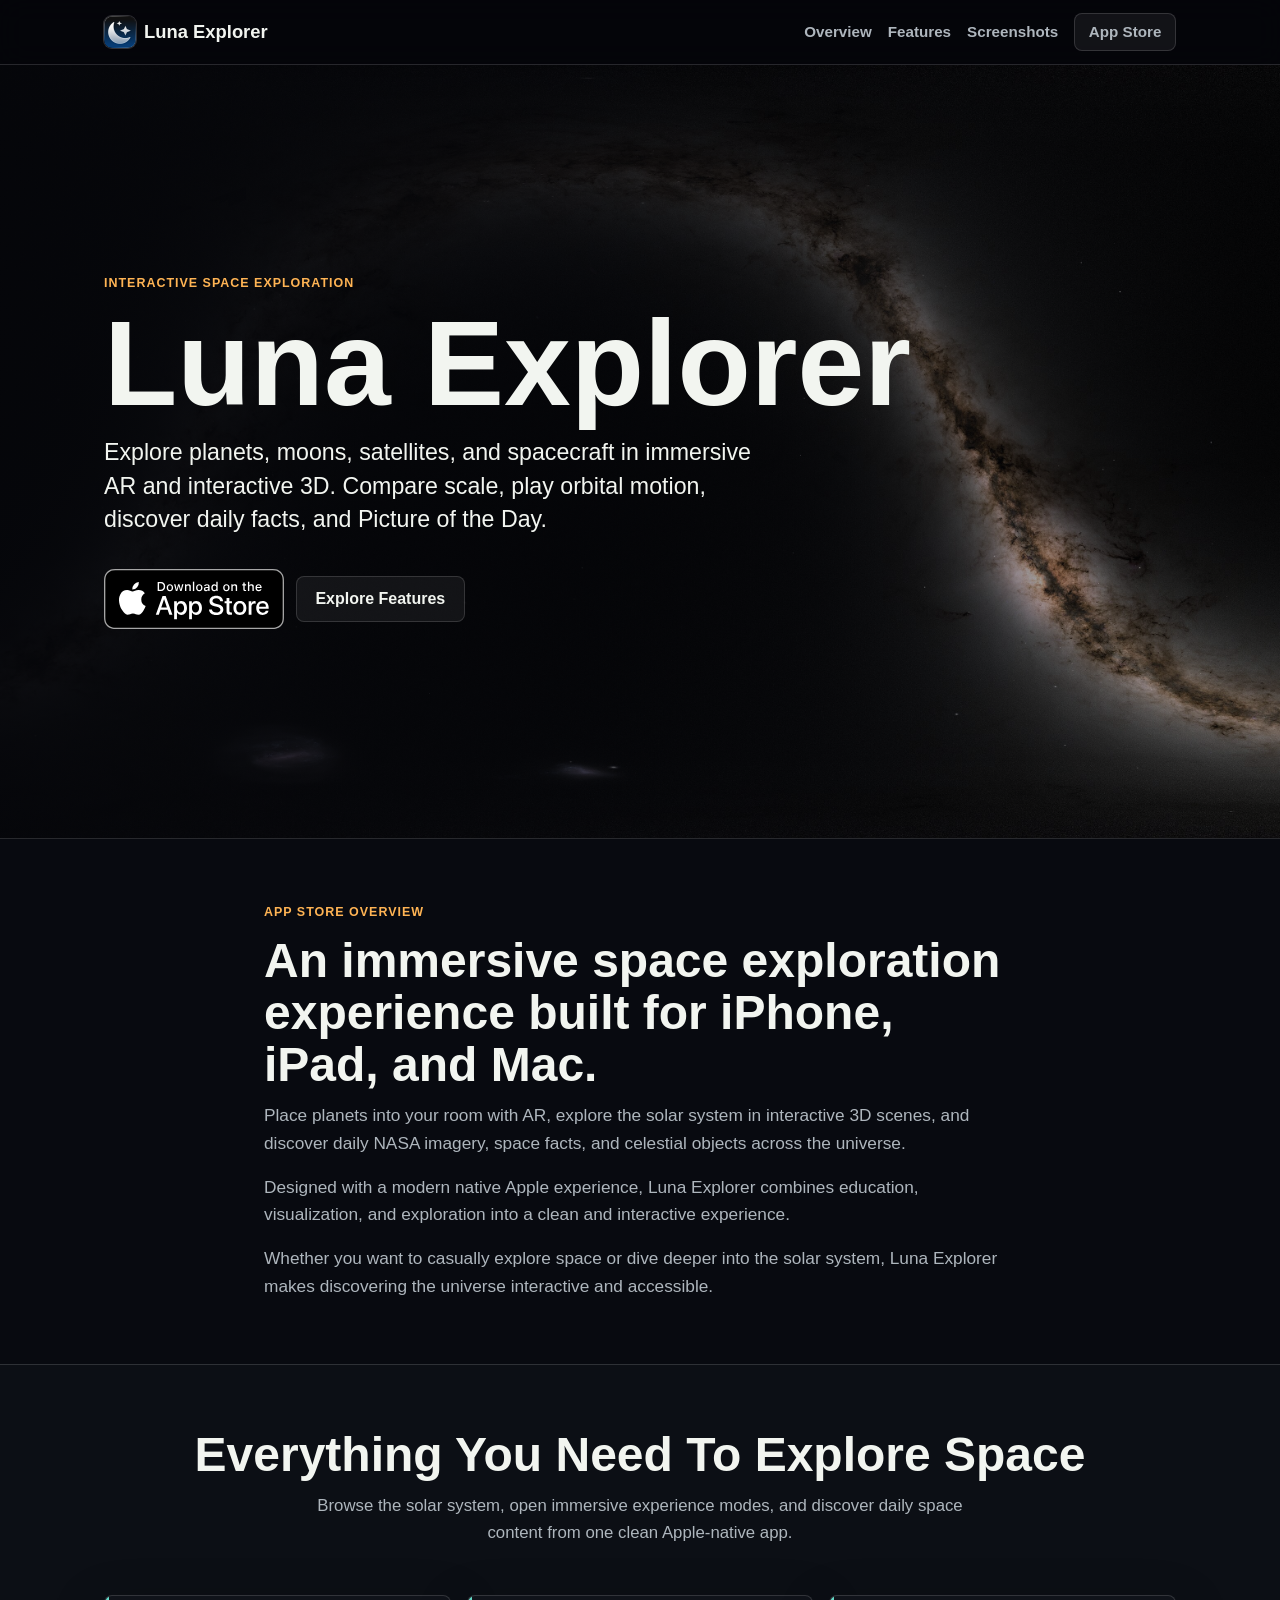
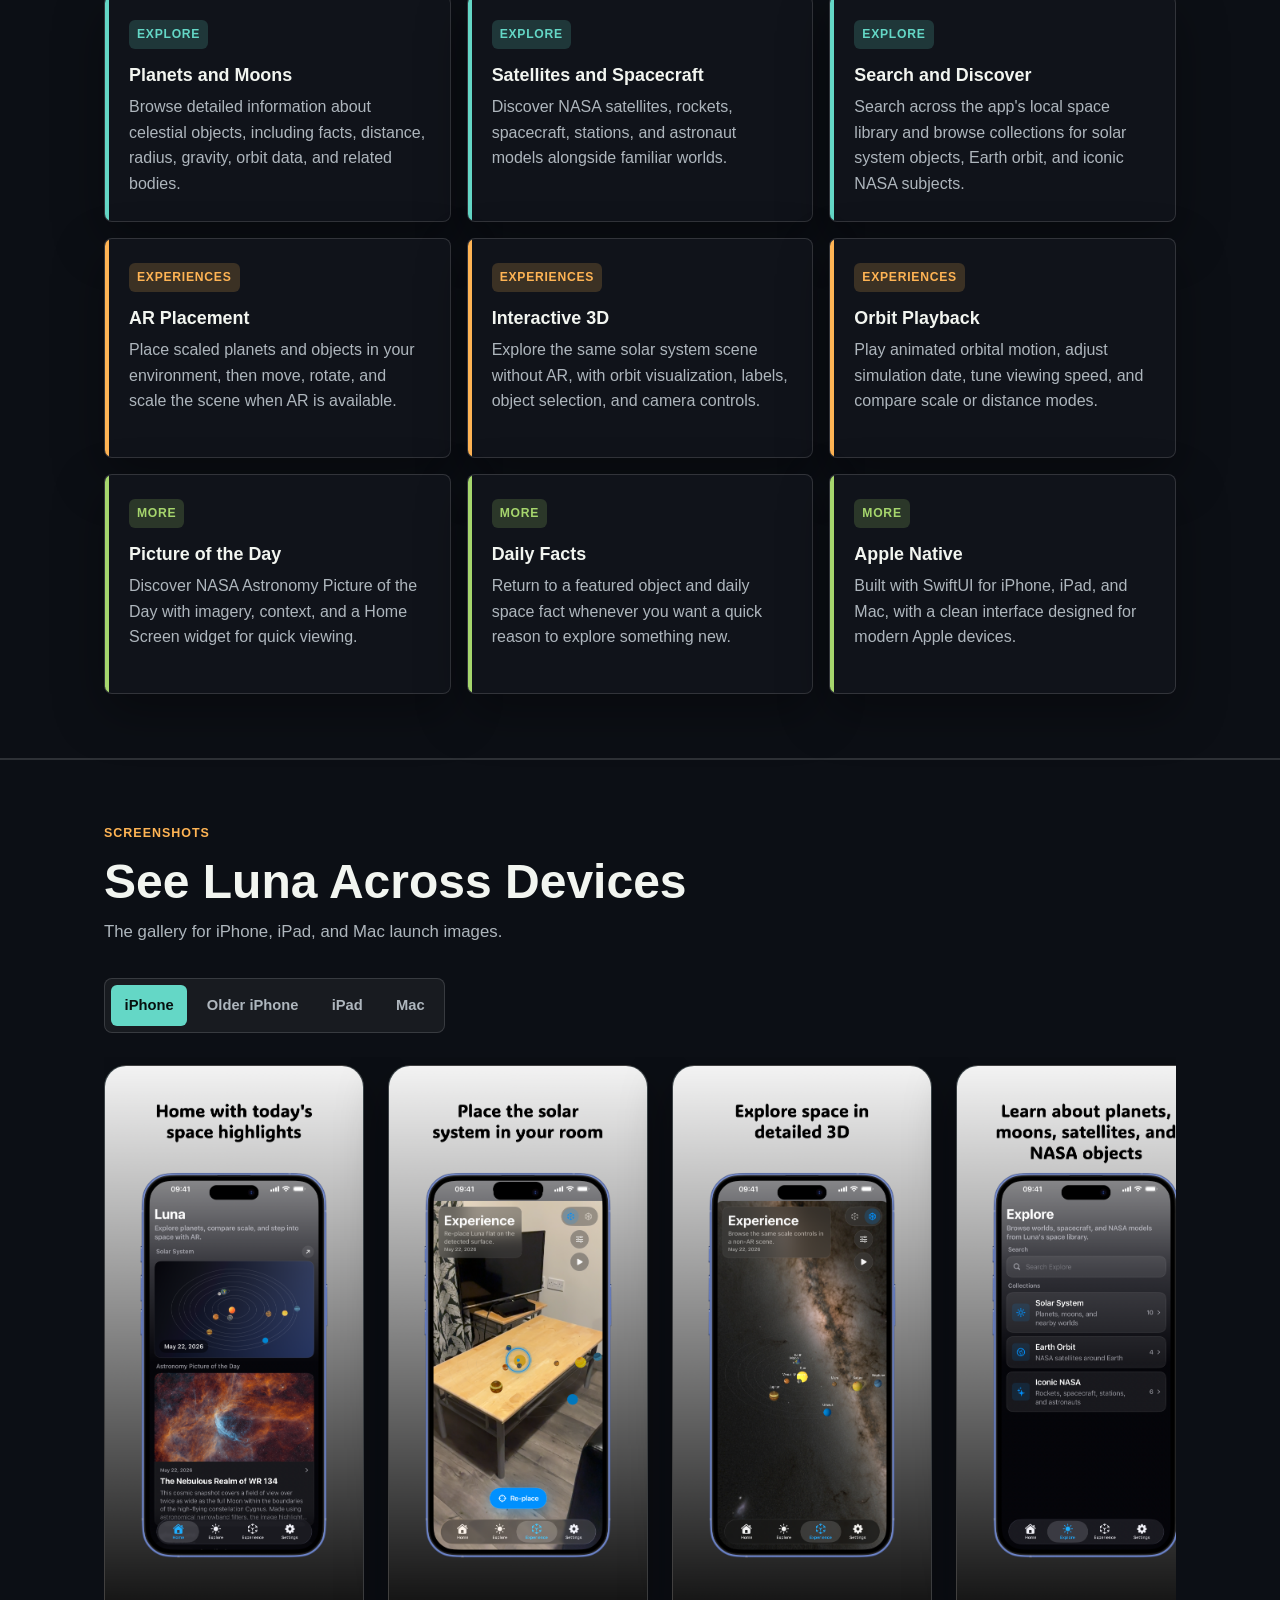
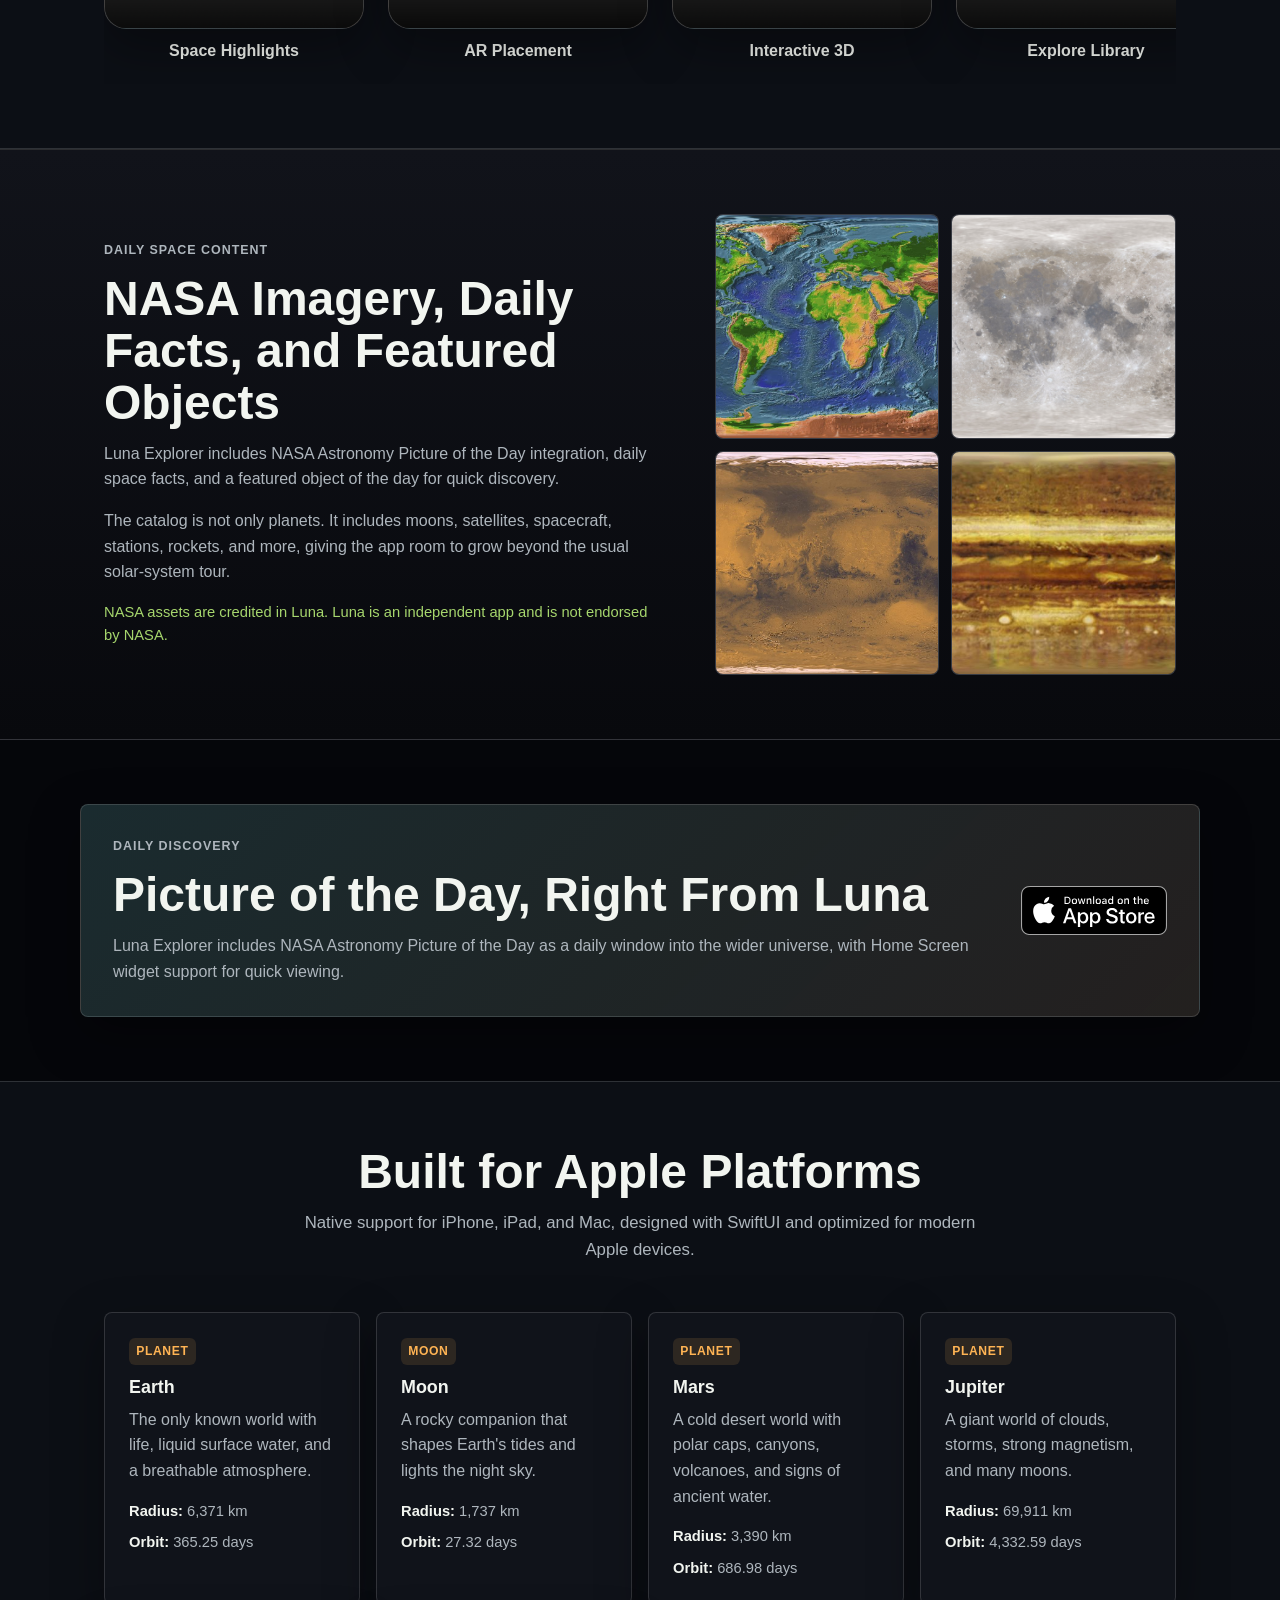
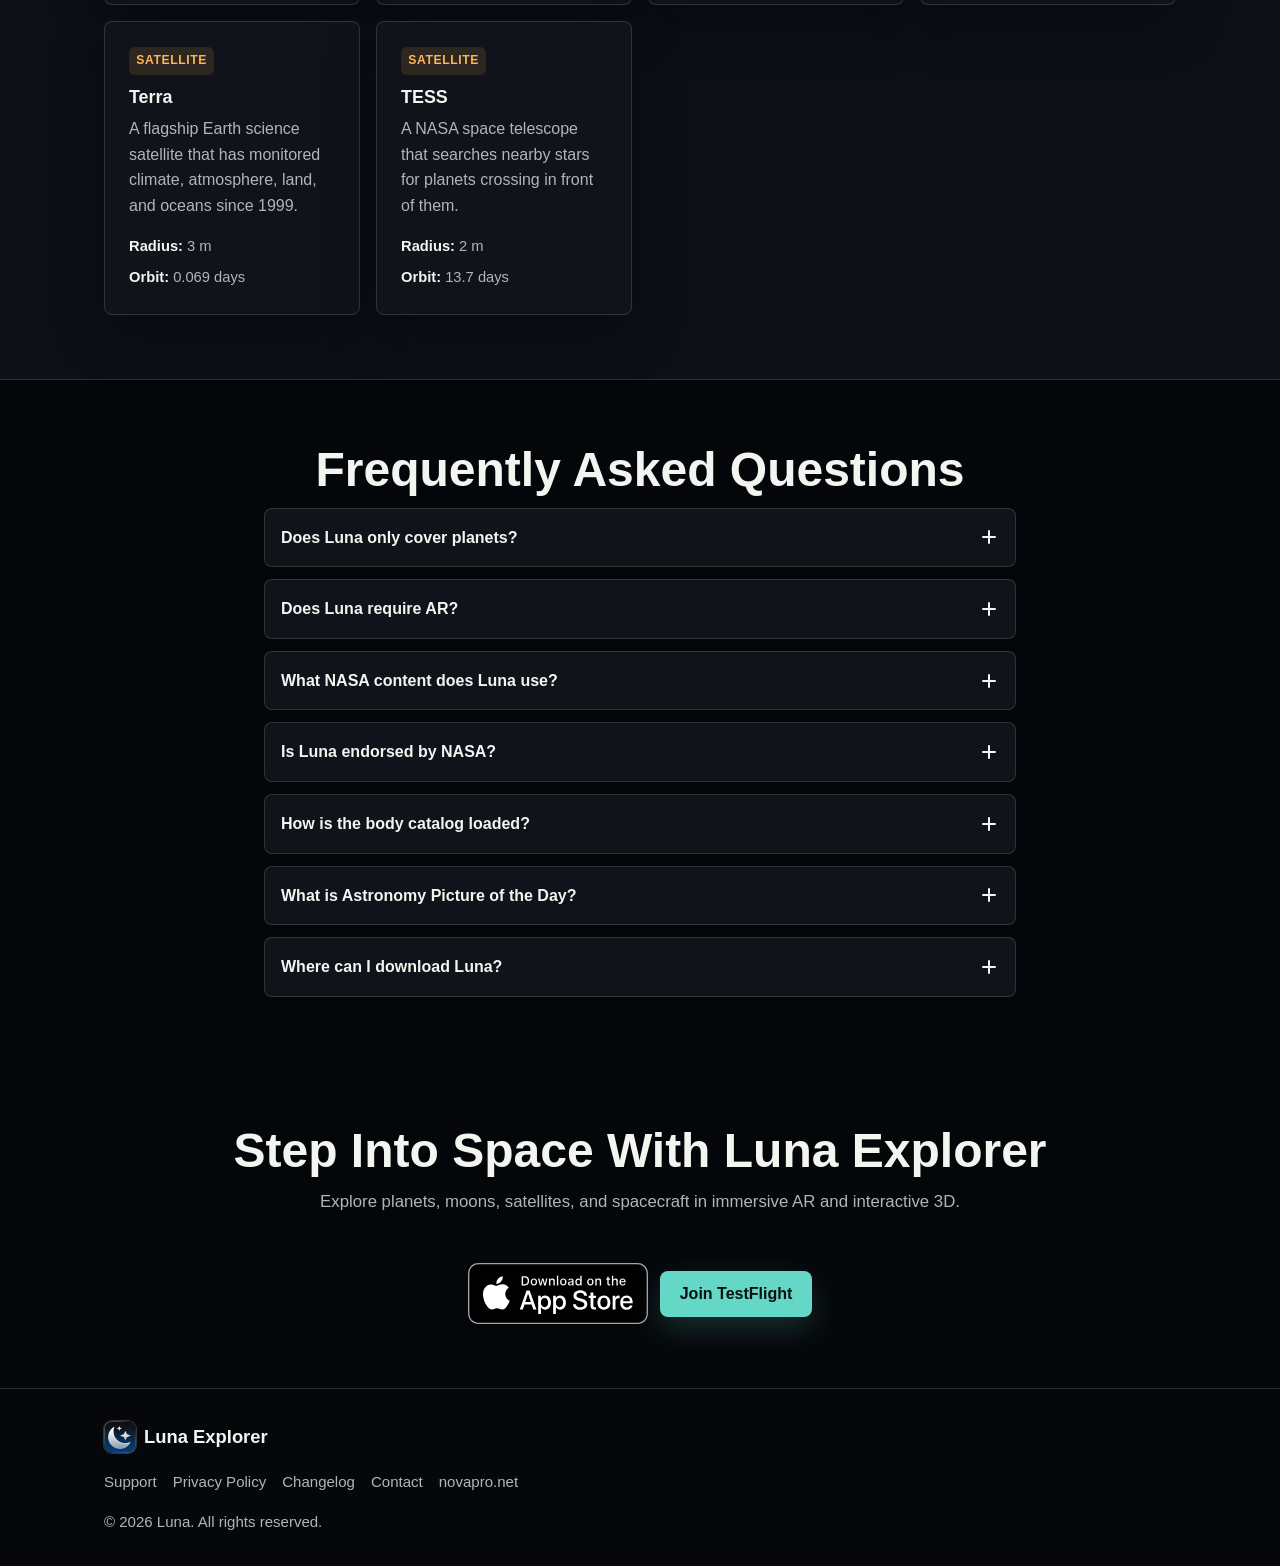
<file: html/index.html>
<!DOCTYPE html>
<html lang="en">
<head>
  <meta charset="UTF-8" />
  <meta name="viewport" content="width=device-width, initial-scale=1.0, viewport-fit=cover" />
  <title>Luna Explorer</title>
  <meta name="description" content="Luna Explorer is an immersive space exploration app for iPhone, iPad, and Mac. Explore planets, moons, satellites, spacecraft, NASA imagery, daily facts, AR, and interactive 3D." />
  <meta name="theme-color" content="#05060a" />
  <meta name="author" content="Daniel Kravec" />
  <meta name="keywords" content="Luna Explorer, astronomy app, AR space app, planets, moons, satellites, spacecraft, NASA imagery, Astronomy Picture of the Day, solar system, 3D space app" />
  <link rel="canonical" href="https://luna.novapro.net/" />
  <link rel="icon" type="image/png" href="assets/img/app-icon.png" />
  <link rel="apple-touch-icon" href="assets/img/app-icon.png" />
  <link rel="preload" as="style" href="assets/styles.css" />
  <link rel="preload" as="image" href="assets/img/milkyway.jpg" />
  <link rel="preload" as="script" href="assets/main.js" />
  <meta property="og:type" content="website" />
  <meta property="og:title" content="Luna Explorer - Interactive Space Exploration" />
  <meta property="og:description" content="Explore planets, moons, satellites, and spacecraft in immersive AR and interactive 3D with NASA imagery, daily facts, and orbit playback." />
  <meta property="og:image" content="https://luna.novapro.net/assets/img/app-icon.png" />
  <meta property="og:url" content="https://luna.novapro.net/" />
  <meta property="og:site_name" content="Luna Explorer" />
  <meta name="twitter:card" content="summary_large_image" />
  <meta name="twitter:title" content="Luna Explorer - Interactive Space Exploration" />
  <meta name="twitter:description" content="Planets, moons, satellites, spacecraft, APOD, daily facts, AR, and interactive 3D in one educational space app." />
  <meta name="twitter:image" content="https://luna.novapro.net/assets/img/app-icon.png" />
  <script type="application/ld+json">
  {
    "@context": "https://schema.org",
    "@type": "SoftwareApplication",
    "name": "Luna Explorer",
    "description": "An immersive space exploration app for iPhone, iPad, and Mac. Explore planets, moons, satellites, spacecraft, NASA imagery, daily facts, AR, and interactive 3D.",
    "applicationCategory": "EducationApplication",
    "operatingSystem": "iOS, iPadOS, macOS",
    "offers": {
      "@type": "Offer",
      "url": "https://apps.apple.com/us/app/luna-explorer/id6769616130",
      "priceCurrency": "USD",
      "price": "0"
    },
    "author": {
      "@type": "Organization",
      "name": "Nova Productions",
      "url": "https://novapro.net"
    }
  }
  </script>
  <link rel="stylesheet" href="assets/styles.css" />
  <script src="https://swetrix.org/swetrix.js" defer></script>
  <noscript>
    <img src="https://analytics.novapro.net/backend/log/noscript?pid=LSZ6ytCGblVs" alt="" referrerpolicy="no-referrer-when-downgrade" />
  </noscript>
</head>
<body>
  <a class="skip-link" href="#main">Skip to content</a>

  <header class="site-header" role="banner">
    <div class="container site-header__inner">
      <a href="/" class="site-logo" aria-label="Luna home">
        <img src="assets/img/app-icon.png" alt="" class="site-logo__icon" width="32" height="32" />
        <span>Luna Explorer</span>
      </a>
      <nav aria-label="Primary">
        <ul id="nav-links" class="nav-links"></ul>
      </nav>
    </div>
  </header>

  <main id="main">
    <section class="hero" aria-labelledby="hero-heading">
      <div class="hero__media" aria-hidden="true"></div>
      <div class="container hero__content">
        <p class="eyebrow">Interactive Space Exploration</p>
        <h1 id="hero-heading">Luna Explorer</h1>
        <p class="hero__sub">Explore planets, moons, satellites, and spacecraft in immersive AR and interactive 3D. Compare scale, play orbital motion, discover daily facts, and Picture of the Day.</p>
        <div class="hero__ctas">
          <a href="https://apps.apple.com/us/app/luna-explorer/id6769616130" class="store-badge" target="_blank" rel="noopener" aria-label="Install Luna Explorer from the App Store">
            <img src="assets/img/Download_on_the_App_Store_Badge_US-UK_RGB_blk_092917.svg" alt="Download on the App Store" class="store-badge__image" width="180" height="60" />
          </a>
          <a href="#overview" class="btn btn--secondary">Explore Features</a>
        </div>
      </div>
    </section>

    <section id="overview" class="section listing-section" aria-labelledby="overview-heading">
      <div class="container narrow">
        <p class="eyebrow">App Store overview</p>
        <h2 id="overview-heading" class="section__heading align-left">An immersive space exploration experience built for iPhone, iPad, and Mac.</h2>
        <div class="listing-copy">
          <p>Place planets into your room with AR, explore the solar system in interactive 3D scenes, and discover daily NASA imagery, space facts, and celestial objects across the universe.</p>
          <p>Designed with a modern native Apple experience, Luna Explorer combines education, visualization, and exploration into a clean and interactive experience.</p>
          <p>Whether you want to casually explore space or dive deeper into the solar system, Luna Explorer makes discovering the universe interactive and accessible.</p>
        </div>
      </div>
    </section>

    <section id="features" class="section section--alt" aria-labelledby="features-heading">
      <div class="container">
        <h2 id="features-heading" class="section__heading">Everything You Need To Explore Space</h2>
        <p class="section__sub">Browse the solar system, open immersive experience modes, and discover daily space content from one clean Apple-native app.</p>
        <div class="features__grid">
          <article class="feature-card feature-card--explore">
            <span class="feature-card__type">Explore</span>
            <h3>Planets and Moons</h3>
            <p>Browse detailed information about celestial objects, including facts, distance, radius, gravity, orbit data, and related bodies.</p>
          </article>
          <article class="feature-card feature-card--explore">
            <span class="feature-card__type">Explore</span>
            <h3>Satellites and Spacecraft</h3>
            <p>Discover NASA satellites, rockets, spacecraft, stations, and astronaut models alongside familiar worlds.</p>
          </article>
          <article class="feature-card feature-card--explore">
            <span class="feature-card__type">Explore</span>
            <h3>Search and Discover</h3>
            <p>Search across the app's local space library and browse collections for solar system objects, Earth orbit, and iconic NASA subjects.</p>
          </article>
          <article class="feature-card feature-card--experience">
            <span class="feature-card__type">Experiences</span>
            <h3>AR Placement</h3>
            <p>Place scaled planets and objects in your environment, then move, rotate, and scale the scene when AR is available.</p>
          </article>
          <article class="feature-card feature-card--experience">
            <span class="feature-card__type">Experiences</span>
            <h3>Interactive 3D</h3>
            <p>Explore the same solar system scene without AR, with orbit visualization, labels, object selection, and camera controls.</p>
          </article>
          <article class="feature-card feature-card--experience">
            <span class="feature-card__type">Experiences</span>
            <h3>Orbit Playback</h3>
            <p>Play animated orbital motion, adjust simulation date, tune viewing speed, and compare scale or distance modes.</p>
          </article>
          <article class="feature-card feature-card--more">
            <span class="feature-card__type">More</span>
            <h3>Picture of the Day</h3>
            <p>Discover NASA Astronomy Picture of the Day with imagery, context, and a Home Screen widget for quick viewing.</p>
          </article>
          <article class="feature-card feature-card--more">
            <span class="feature-card__type">More</span>
            <h3>Daily Facts</h3>
            <p>Return to a featured object and daily space fact whenever you want a quick reason to explore something new.</p>
          </article>
          <article class="feature-card feature-card--more">
            <span class="feature-card__type">More</span>
            <h3>Apple Native</h3>
            <p>Built with SwiftUI for iPhone, iPad, and Mac, with a clean interface designed for modern Apple devices.</p>
          </article>
        </div>
      </div>
    </section>

    <section id="screenshots" class="section section--alt screenshots-section" aria-labelledby="screenshots-heading">
      <div class="container">
        <div class="section-topline">
          <div>
            <p class="eyebrow">Screenshots</p>
            <h2 id="screenshots-heading" class="section__heading align-left">See Luna Across Devices</h2>
            <p class="section__sub align-left">The gallery for iPhone, iPad, and Mac launch images.</p>
          </div>
        </div>

        <div id="screenshots-panel" class="screenshots-panel">
          <div class="screenshot-tabs" role="tablist" aria-label="Screenshot device">
            <button class="screenshot-tab" type="button" role="tab" aria-selected="true" data-screenshot-tab="iphone">iPhone</button>
            <button class="screenshot-tab" type="button" role="tab" aria-selected="false" data-screenshot-tab="iphone8plus">Older iPhone</button>
            <button class="screenshot-tab" type="button" role="tab" aria-selected="false" data-screenshot-tab="ipad">iPad</button>
            <button class="screenshot-tab" type="button" role="tab" aria-selected="false" data-screenshot-tab="mac">Mac</button>
          </div>

          <div id="screenshot-gallery" class="screenshot-gallery" aria-live="polite" tabindex="0"></div>
        </div>
      </div>
    </section>

    <section id="nasa" class="section section--visual" aria-labelledby="nasa-heading">
      <div class="container visual-split">
        <div class="visual-split__copy">
          <p class="eyebrow">Daily space content</p>
          <h2 id="nasa-heading" class="section__heading align-left">NASA Imagery, Daily Facts, and Featured Objects</h2>
          <p>Luna Explorer includes NASA Astronomy Picture of the Day integration, daily space facts, and a featured object of the day for quick discovery.</p>
          <p>The catalog is not only planets. It includes moons, satellites, spacecraft, stations, rockets, and more, giving the app room to grow beyond the usual solar-system tour.</p>
          <p class="fine-print">NASA assets are credited in Luna. Luna is an independent app and is not endorsed by NASA.</p>
        </div>
        <div class="texture-grid" aria-label="Examples of Luna body textures">
          <img src="assets/img/bodies/earth.jpg" alt="Earth texture used by Luna" loading="lazy" />
          <img src="assets/img/bodies/moon.jpg" alt="Moon texture used by Luna" loading="lazy" />
          <img src="assets/img/bodies/mars.jpg" alt="Mars texture used by Luna" loading="lazy" />
          <img src="assets/img/bodies/jupiter.jpg" alt="Jupiter texture used by Luna" loading="lazy" />
        </div>
      </div>
    </section>

    <section id="apod" class="section" aria-labelledby="apod-heading">
      <div class="container apod-panel">
        <div>
          <p class="eyebrow">Daily discovery</p>
          <h2 id="apod-heading" class="section__heading align-left">Picture of the Day, Right From Luna</h2>
          <p>Luna Explorer includes NASA Astronomy Picture of the Day as a daily window into the wider universe, with Home Screen widget support for quick viewing.</p>
        </div>
        <a href="https://apps.apple.com/us/app/luna-explorer/id6769616130" class="store-badge" target="_blank" rel="noopener" aria-label="Install Luna Explorer from the App Store">
          <img src="assets/img/Download_on_the_App_Store_Badge_US-UK_RGB_blk_092917.svg" alt="Download on the App Store" class="store-badge__image" width="180" height="60" />
        </a>
      </div>
    </section>

    <section id="bodies" class="section section--alt" aria-labelledby="bodies-heading">
      <div class="container">
        <h2 id="bodies-heading" class="section__heading">Built for Apple Platforms</h2>
        <p class="section__sub">Native support for iPhone, iPad, and Mac, designed with SwiftUI and optimized for modern Apple devices.</p>
        <div id="body-highlights" class="body-grid" aria-live="polite"></div>
      </div>
    </section>

    <section id="faq" class="section" aria-labelledby="faq-heading">
      <div class="container narrow">
        <h2 id="faq-heading" class="section__heading">Frequently Asked Questions</h2>
        <div id="faq-list" class="faq__list"></div>
      </div>
    </section>

    <section class="section cta" aria-labelledby="cta-heading">
      <div class="container">
        <h2 id="cta-heading" class="section__heading">Step Into Space With Luna Explorer</h2>
        <p class="section__sub">Explore planets, moons, satellites, and spacecraft in immersive AR and interactive 3D.</p>
        <div class="cta__actions">
          <a href="https://apps.apple.com/us/app/luna-explorer/id6769616130" class="store-badge" target="_blank" rel="noopener" aria-label="Install Luna Explorer from the App Store">
            <img src="assets/img/Download_on_the_App_Store_Badge_US-UK_RGB_blk_092917.svg" alt="Download on the App Store" class="store-badge__image" width="180" height="60" />
          </a>
          <a href="https://testflight.apple.com/join/estR1gfD" class="btn btn--primary" target="_blank" rel="noopener">Join TestFlight</a>
        </div>
      </div>
    </section>
  </main>

  <footer class="site-footer" role="contentinfo">
    <div class="container site-footer__inner">
      <span class="site-logo">
        <img src="assets/img/app-icon.png" alt="" class="site-logo__icon" width="32" height="32" />
        <span>Luna Explorer</span>
      </span>
      <ul id="footer-links" class="footer__links"></ul>
      <p id="footer-copy" class="footer__copy"></p>
    </div>
  </footer>

  <script src="assets/main.js"></script>
</body>
</html>
</file>
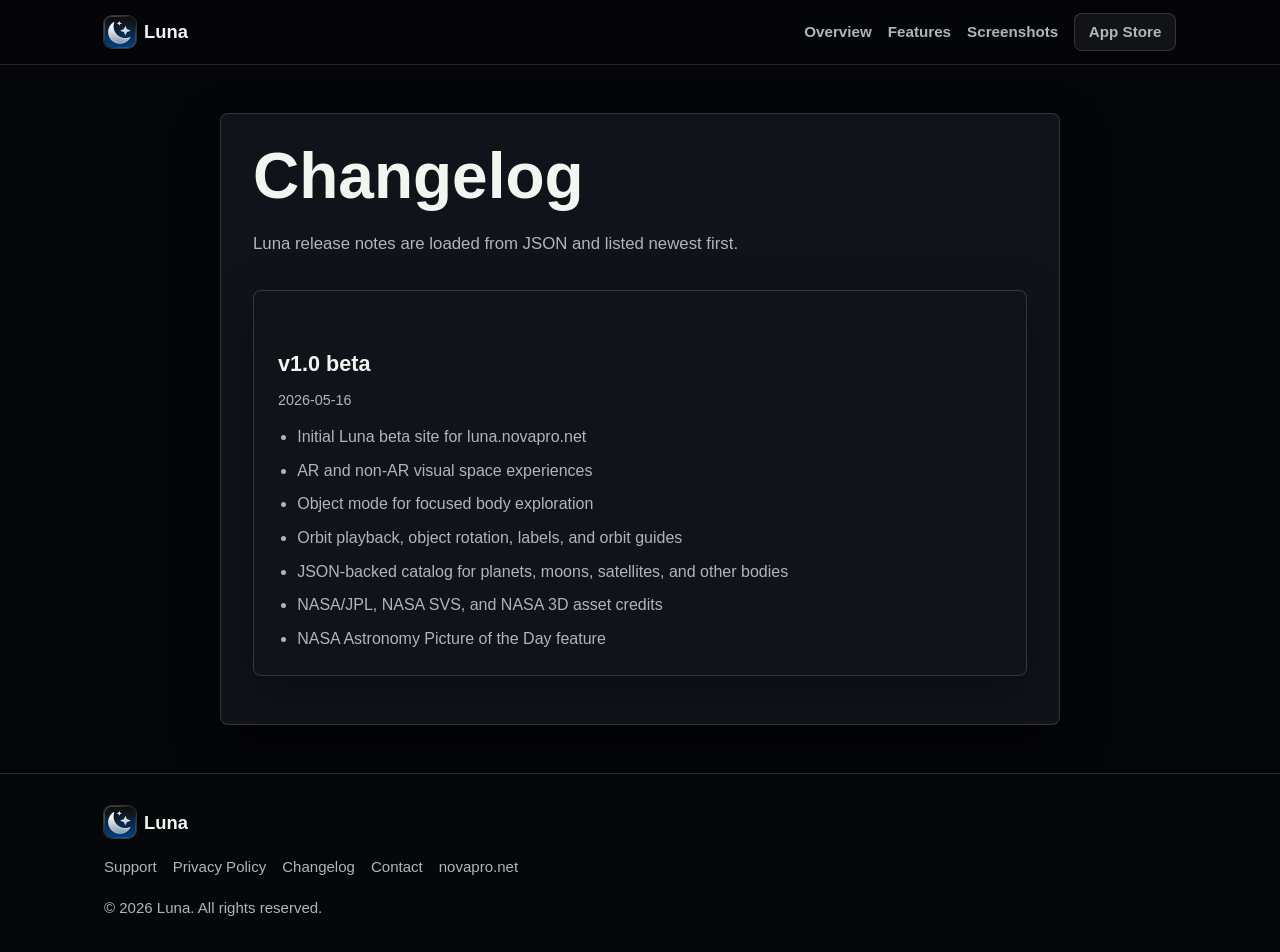
<file: html/changelog/index.html>
<!DOCTYPE html>
<html lang="en">
<head>
  <meta charset="UTF-8" />
  <meta name="viewport" content="width=device-width, initial-scale=1.0" />
  <title>Changelog - Luna</title>
  <meta name="description" content="Release notes and version history for Luna." />
  <meta name="theme-color" content="#05060a" />
  <link rel="canonical" href="https://luna.novapro.net/changelog/" />
  <link rel="icon" type="image/png" href="../assets/img/app-icon.png" />
  <link rel="apple-touch-icon" href="../assets/img/app-icon.png" />
  <link rel="stylesheet" href="../assets/styles.css" />
  <script src="https://swetrix.org/swetrix.js" defer></script>
  <noscript>
    <img src="https://analytics.novapro.net/backend/log/noscript?pid=LSZ6ytCGblVs" alt="" referrerpolicy="no-referrer-when-downgrade" />
  </noscript>
</head>
<body>
  <a class="skip-link" href="#main">Skip to content</a>
  <header class="site-header" role="banner">
    <div class="container site-header__inner">
      <a href="/" class="site-logo" aria-label="Luna home">
        <img src="../assets/img/app-icon.png" alt="" class="site-logo__icon" width="32" height="32" />
        <span>Luna</span>
      </a>
      <nav aria-label="Primary"><ul id="nav-links" class="nav-links"></ul></nav>
    </div>
  </header>
  <main id="main">
    <div class="container prose">
      <h1>Changelog</h1>
      <p class="lead">Luna release notes are loaded from JSON and listed newest first.</p>
      <div id="changelog-list"></div>
    </div>
  </main>
  <footer class="site-footer" role="contentinfo">
    <div class="container site-footer__inner">
      <span class="site-logo">
        <img src="../assets/img/app-icon.png" alt="" class="site-logo__icon" width="32" height="32" />
        <span>Luna</span>
      </span>
      <ul id="footer-links" class="footer__links"></ul>
      <p id="footer-copy" class="footer__copy"></p>
    </div>
  </footer>
  <script src="../assets/main.js"></script>
</body>
</html>
</file>
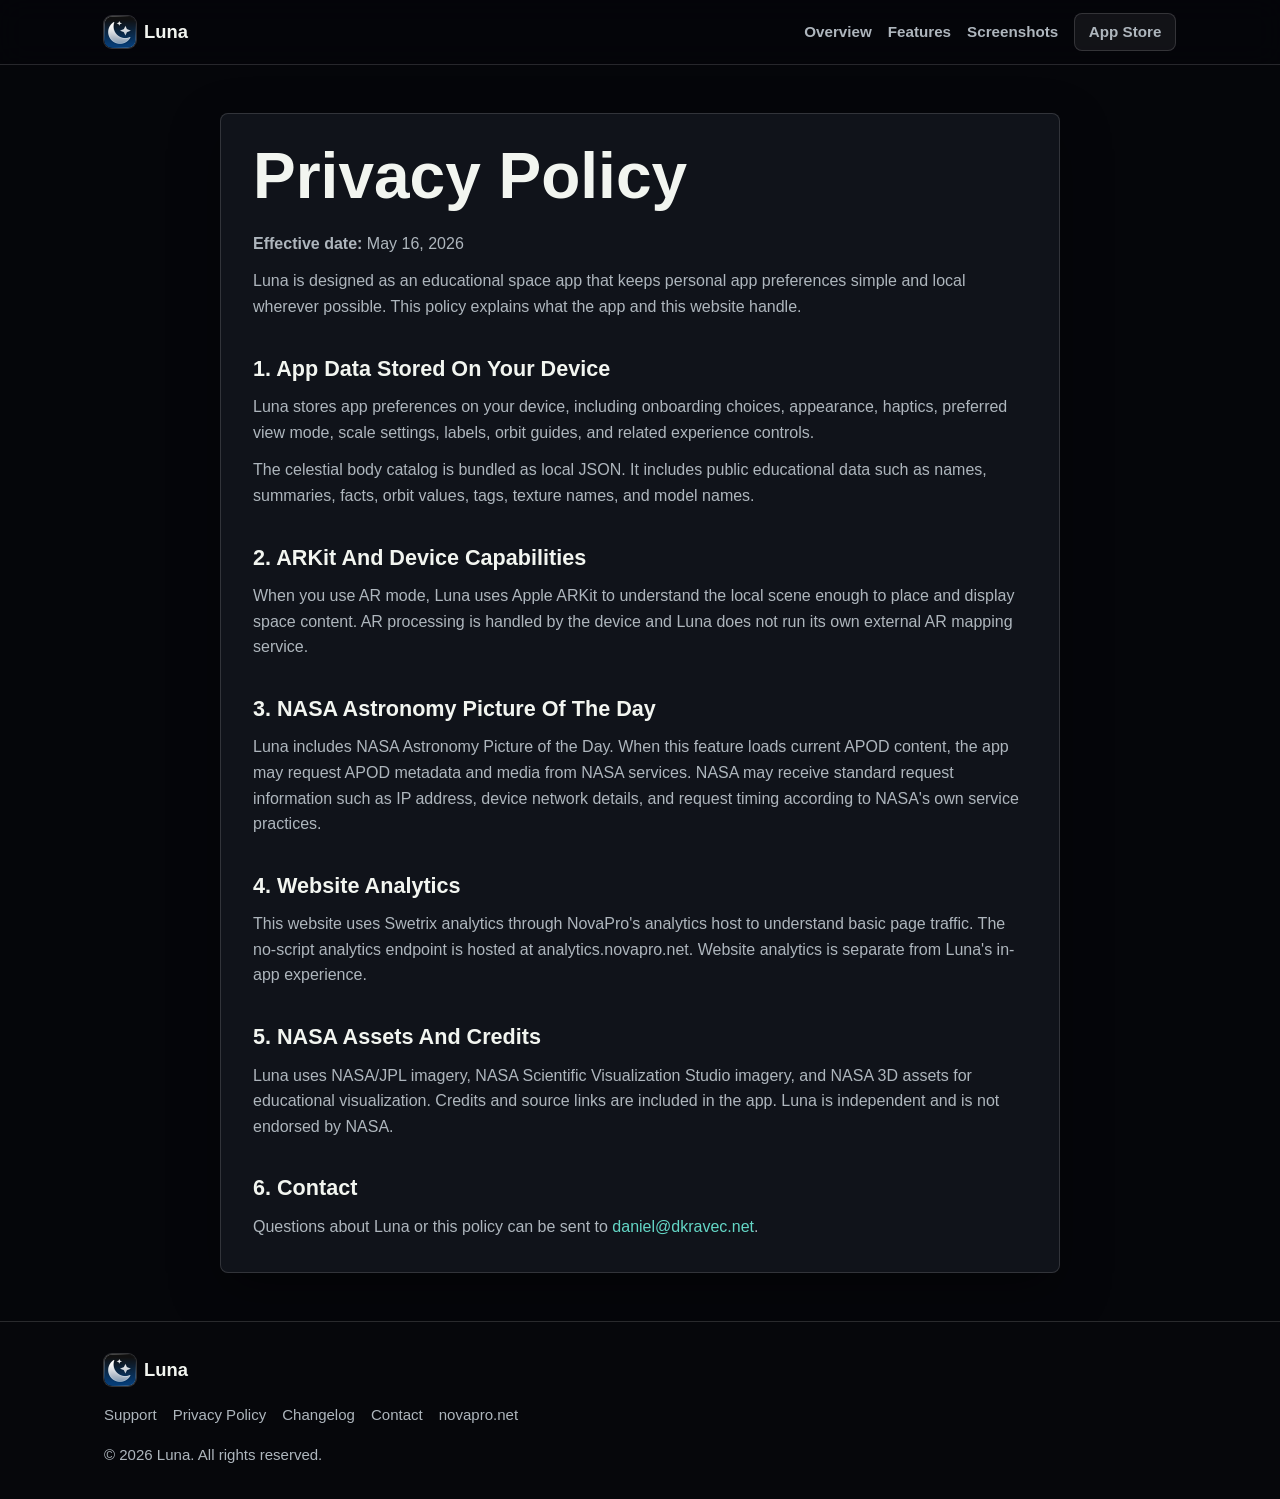
<file: html/privacy/index.html>
<!DOCTYPE html>
<html lang="en">
<head>
  <meta charset="UTF-8" />
  <meta name="viewport" content="width=device-width, initial-scale=1.0" />
  <title>Privacy Policy - Luna</title>
  <meta name="description" content="Privacy Policy for Luna and the luna.novapro.net website." />
  <meta name="theme-color" content="#05060a" />
  <link rel="canonical" href="https://luna.novapro.net/privacy/" />
  <link rel="icon" type="image/png" href="../assets/img/app-icon.png" />
  <link rel="apple-touch-icon" href="../assets/img/app-icon.png" />
  <link rel="stylesheet" href="../assets/styles.css" />
  <script src="https://swetrix.org/swetrix.js" defer></script>
  <noscript>
    <img src="https://analytics.novapro.net/backend/log/noscript?pid=LSZ6ytCGblVs" alt="" referrerpolicy="no-referrer-when-downgrade" />
  </noscript>
</head>
<body>
  <a class="skip-link" href="#main">Skip to content</a>
  <header class="site-header" role="banner">
    <div class="container site-header__inner">
      <a href="/" class="site-logo" aria-label="Luna home">
        <img src="../assets/img/app-icon.png" alt="" class="site-logo__icon" width="32" height="32" />
        <span>Luna</span>
      </a>
      <nav aria-label="Primary"><ul id="nav-links" class="nav-links"></ul></nav>
    </div>
  </header>
  <main id="main">
    <div class="container prose">
      <h1>Privacy Policy</h1>
      <p><strong>Effective date:</strong> May 16, 2026</p>
      <p>Luna is designed as an educational space app that keeps personal app preferences simple and local wherever possible. This policy explains what the app and this website handle.</p>

      <h2>1. App Data Stored On Your Device</h2>
      <p>Luna stores app preferences on your device, including onboarding choices, appearance, haptics, preferred view mode, scale settings, labels, orbit guides, and related experience controls.</p>
      <p>The celestial body catalog is bundled as local JSON. It includes public educational data such as names, summaries, facts, orbit values, tags, texture names, and model names.</p>

      <h2>2. ARKit And Device Capabilities</h2>
      <p>When you use AR mode, Luna uses Apple ARKit to understand the local scene enough to place and display space content. AR processing is handled by the device and Luna does not run its own external AR mapping service.</p>

      <h2>3. NASA Astronomy Picture Of The Day</h2>
      <p>Luna includes NASA Astronomy Picture of the Day. When this feature loads current APOD content, the app may request APOD metadata and media from NASA services. NASA may receive standard request information such as IP address, device network details, and request timing according to NASA's own service practices.</p>

      <h2>4. Website Analytics</h2>
      <p>This website uses Swetrix analytics through NovaPro's analytics host to understand basic page traffic. The no-script analytics endpoint is hosted at analytics.novapro.net. Website analytics is separate from Luna's in-app experience.</p>

      <h2>5. NASA Assets And Credits</h2>
      <p>Luna uses NASA/JPL imagery, NASA Scientific Visualization Studio imagery, and NASA 3D assets for educational visualization. Credits and source links are included in the app. Luna is independent and is not endorsed by NASA.</p>

      <h2>6. Contact</h2>
      <p>Questions about Luna or this policy can be sent to <a href="mailto:daniel@dkravec.net">daniel@dkravec.net</a>.</p>
    </div>
  </main>
  <footer class="site-footer" role="contentinfo">
    <div class="container site-footer__inner">
      <span class="site-logo">
        <img src="../assets/img/app-icon.png" alt="" class="site-logo__icon" width="32" height="32" />
        <span>Luna</span>
      </span>
      <ul id="footer-links" class="footer__links"></ul>
      <p id="footer-copy" class="footer__copy"></p>
    </div>
  </footer>
  <script src="../assets/main.js"></script>
</body>
</html>
</file>
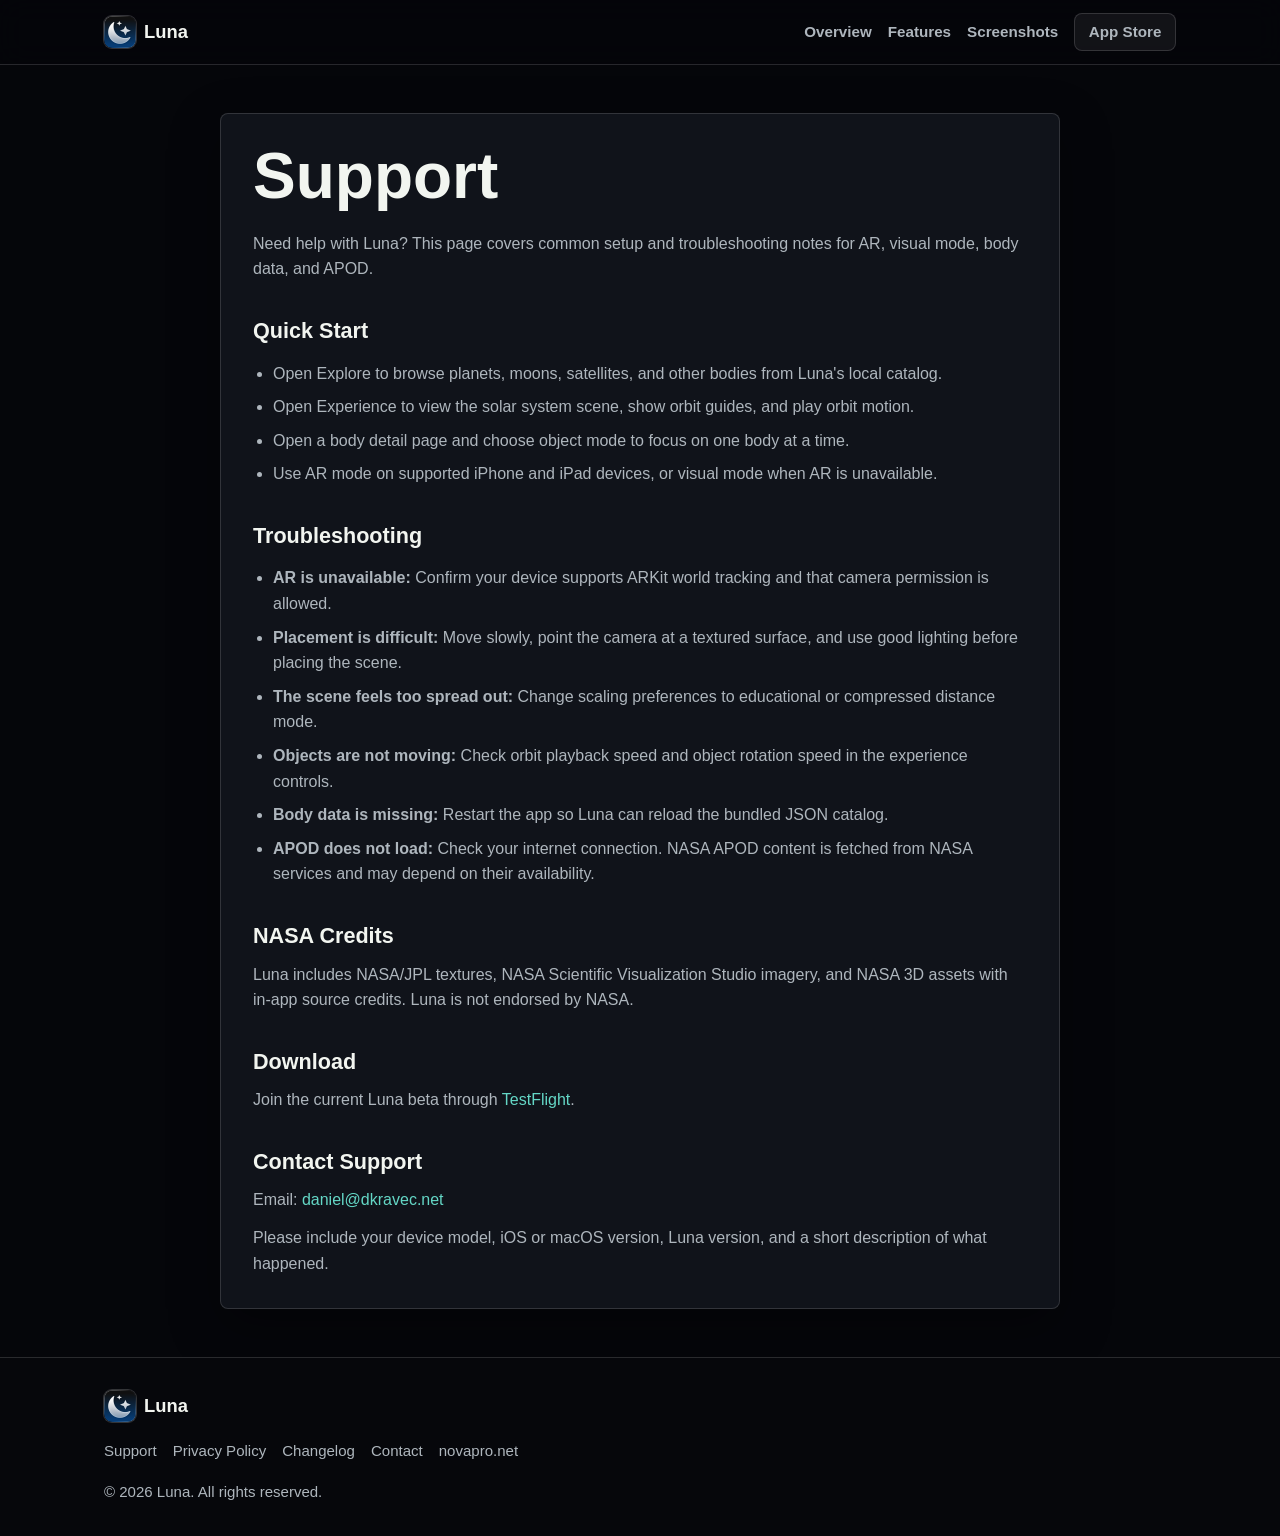
<file: html/support/index.html>
<!DOCTYPE html>
<html lang="en">
<head>
  <meta charset="UTF-8" />
  <meta name="viewport" content="width=device-width, initial-scale=1.0" />
  <title>Support - Luna</title>
  <meta name="description" content="Support, troubleshooting, and contact information for Luna." />
  <meta name="theme-color" content="#05060a" />
  <link rel="canonical" href="https://luna.novapro.net/support/" />
  <link rel="icon" type="image/png" href="../assets/img/app-icon.png" />
  <link rel="apple-touch-icon" href="../assets/img/app-icon.png" />
  <link rel="stylesheet" href="../assets/styles.css" />
  <script src="https://swetrix.org/swetrix.js" defer></script>
  <noscript>
    <img src="https://analytics.novapro.net/backend/log/noscript?pid=LSZ6ytCGblVs" alt="" referrerpolicy="no-referrer-when-downgrade" />
  </noscript>
</head>
<body>
  <a class="skip-link" href="#main">Skip to content</a>
  <header class="site-header" role="banner">
    <div class="container site-header__inner">
      <a href="/" class="site-logo" aria-label="Luna home">
        <img src="../assets/img/app-icon.png" alt="" class="site-logo__icon" width="32" height="32" />
        <span>Luna</span>
      </a>
      <nav aria-label="Primary"><ul id="nav-links" class="nav-links"></ul></nav>
    </div>
  </header>
  <main id="main">
    <div class="container prose">
      <h1>Support</h1>
      <p>Need help with Luna? This page covers common setup and troubleshooting notes for AR, visual mode, body data, and APOD.</p>

      <h2>Quick Start</h2>
      <ul>
        <li>Open Explore to browse planets, moons, satellites, and other bodies from Luna's local catalog.</li>
        <li>Open Experience to view the solar system scene, show orbit guides, and play orbit motion.</li>
        <li>Open a body detail page and choose object mode to focus on one body at a time.</li>
        <li>Use AR mode on supported iPhone and iPad devices, or visual mode when AR is unavailable.</li>
      </ul>

      <h2>Troubleshooting</h2>
      <ul>
        <li><strong>AR is unavailable:</strong> Confirm your device supports ARKit world tracking and that camera permission is allowed.</li>
        <li><strong>Placement is difficult:</strong> Move slowly, point the camera at a textured surface, and use good lighting before placing the scene.</li>
        <li><strong>The scene feels too spread out:</strong> Change scaling preferences to educational or compressed distance mode.</li>
        <li><strong>Objects are not moving:</strong> Check orbit playback speed and object rotation speed in the experience controls.</li>
        <li><strong>Body data is missing:</strong> Restart the app so Luna can reload the bundled JSON catalog.</li>
        <li><strong>APOD does not load:</strong> Check your internet connection. NASA APOD content is fetched from NASA services and may depend on their availability.</li>
      </ul>

      <h2>NASA Credits</h2>
      <p>Luna includes NASA/JPL textures, NASA Scientific Visualization Studio imagery, and NASA 3D assets with in-app source credits. Luna is not endorsed by NASA.</p>

      <h2>Download</h2>
      <p>Join the current Luna beta through <a href="https://testflight.apple.com/join/estR1gfD">TestFlight</a>.</p>

      <h2>Contact Support</h2>
      <p>Email: <a href="mailto:daniel@dkravec.net">daniel@dkravec.net</a></p>
      <p>Please include your device model, iOS or macOS version, Luna version, and a short description of what happened.</p>
    </div>
  </main>
  <footer class="site-footer" role="contentinfo">
    <div class="container site-footer__inner">
      <span class="site-logo">
        <img src="../assets/img/app-icon.png" alt="" class="site-logo__icon" width="32" height="32" />
        <span>Luna</span>
      </span>
      <ul id="footer-links" class="footer__links"></ul>
      <p id="footer-copy" class="footer__copy"></p>
    </div>
  </footer>
  <script src="../assets/main.js"></script>
</body>
</html>
</file>
<file: html/assets/styles.css>
* , *::before, *::after { box-sizing: border-box; margin: 0; padding: 0; }
:root {
  --bg: #05060a;
  --surface: #10131a;
  --surface-2: #171b24;
  --text: #f2f5f0;
  --muted: #aeb6bd;
  --line: rgba(255,255,255,0.14);
  --accent: #64d7c6;
  --accent-2: #ffb454;
  --accent-3: #a6d66d;
  --danger: #ff7f7f;
  --shadow: 0 18px 50px rgba(0,0,0,0.34);
  --radius: 8px;
  --max: 1120px;
  --sp-1: 0.25rem;
  --sp-2: 0.5rem;
  --sp-3: 0.75rem;
  --sp-4: 1rem;
  --sp-5: 1.5rem;
  --sp-6: 2rem;
  --sp-7: 3rem;
  --sp-8: 4rem;
}
html { scroll-behavior: smooth; -webkit-text-size-adjust: 100%; }
@media (prefers-reduced-motion: reduce) {
  html { scroll-behavior: auto; }
  *, *::before, *::after { animation-duration: 0.01ms !important; animation-iteration-count: 1 !important; transition-duration: 0.01ms !important; }
}
body {
  font-family: -apple-system, BlinkMacSystemFont, "Segoe UI", Roboto, Helvetica, Arial, sans-serif;
  color: var(--text);
  background: var(--bg);
  line-height: 1.6;
  -webkit-font-smoothing: antialiased;
}
img { display: block; max-width: 100%; height: auto; }
a { color: var(--accent); text-decoration: none; }
a:hover { text-decoration: underline; }
:focus-visible { outline: 3px solid var(--accent); outline-offset: 3px; }
.container { width: 100%; max-width: var(--max); margin-inline: auto; padding-inline: var(--sp-5); }
.narrow { max-width: 800px; }
.skip-link { position: absolute; left: var(--sp-4); top: var(--sp-4); padding: var(--sp-2) var(--sp-3); background: var(--text); color: var(--bg); border-radius: var(--radius); transform: translateY(-180%); z-index: 999; }
.skip-link:focus { transform: translateY(0); }
.site-header { position: sticky; top: 0; z-index: 20; background: rgba(5,6,10,0.82); border-bottom: 1px solid var(--line); backdrop-filter: blur(14px); -webkit-backdrop-filter: blur(14px); }
.site-header__inner { height: 4rem; display: flex; align-items: center; justify-content: space-between; gap: var(--sp-4); }
.site-logo { display: inline-flex; align-items: center; gap: var(--sp-2); color: var(--text); font-weight: 750; font-size: 1.15rem; letter-spacing: 0; }
.site-logo:hover { text-decoration: none; }
.site-logo__icon { width: 32px; height: 32px; border-radius: 8px; box-shadow: 0 0 0 1px rgba(255,255,255,0.18); }
.nav-links, .footer__links { display: flex; align-items: center; gap: var(--sp-4); list-style: none; }
.nav-links a { color: var(--muted); font-size: 0.95rem; font-weight: 650; }
.nav-links a:hover { color: var(--text); text-decoration: none; }
@media (max-width: 700px) { .nav-links .nav-link--text { display: none; } .site-header__inner { height: 3.75rem; } }
.hero { position: relative; min-height: min(86vh, 780px); display: flex; align-items: center; overflow: hidden; border-bottom: 1px solid var(--line); }
.hero__media { position: absolute; inset: 0; background-image: linear-gradient(90deg, rgba(5,6,10,0.96) 0%, rgba(5,6,10,0.74) 42%, rgba(5,6,10,0.22) 100%), url('img/milkyway.jpg'); background-size: cover; background-position: center; transform: scale(1.02); }
.hero__content { position: relative; padding-block: var(--sp-8); }
.eyebrow { color: var(--accent-2); font-size: 0.78rem; font-weight: 800; letter-spacing: 0.08em; text-transform: uppercase; margin-bottom: var(--sp-3); }
h1 { font-size: clamp(3.25rem, 12vw, 7.5rem); line-height: 0.95; font-weight: 850; letter-spacing: 0; margin-bottom: var(--sp-4); }
.hero__sub { max-width: 680px; color: var(--text); font-size: clamp(1.1rem, 2.2vw, 1.45rem); line-height: 1.45; margin-bottom: var(--sp-6); }
.hero__ctas { display: flex; flex-wrap: wrap; align-items: center; gap: var(--sp-3); }
.store-badge { display: inline-flex; align-items: center; justify-content: center; line-height: 0; text-decoration: none; }
.store-badge:hover { text-decoration: none; transform: translateY(-1px); }
.store-badge__image { display: block; width: 180px; max-width: 100%; height: auto; }
.btn { display: inline-flex; align-items: center; justify-content: center; min-height: 46px; padding: 0.8rem 1.15rem; border-radius: var(--radius); font-weight: 750; line-height: 1; border: 1px solid transparent; transition: transform 0.18s ease, background 0.18s ease, border-color 0.18s ease; }
.btn:hover { text-decoration: none; transform: translateY(-1px); }
.btn--primary { background: var(--accent); color: #07100f; box-shadow: 0 12px 32px rgba(100,215,198,0.2); }
.btn--secondary, .btn--outline { color: var(--text); border-color: var(--line); background: rgba(255,255,255,0.06); }
.btn--small { min-height: 38px; padding: 0.65rem 0.85rem; font-size: 0.88rem; }
.section { padding-block: var(--sp-8); }
.section--alt { background: #0c0f15; border-block: 1px solid var(--line); }
.section--visual { background: linear-gradient(180deg, #11131a, #08090d); border-block: 1px solid var(--line); }
.section__heading { font-size: clamp(1.9rem, 4vw, 3rem); line-height: 1.08; font-weight: 820; letter-spacing: 0; text-align: center; margin-bottom: var(--sp-3); }
.align-left { text-align: left; }
.section__sub.align-left { text-align: left; margin-left: 0; margin-right: 0; }
.section__sub, .lead { max-width: 680px; color: var(--muted); font-size: 1.05rem; text-align: center; margin: 0 auto var(--sp-7); }
.lead { text-align: left; margin-inline: 0; margin-bottom: var(--sp-6); }
.listing-section { background: #080a10; }
.listing-copy { display: grid; gap: var(--sp-4); color: var(--muted); font-size: 1.08rem; }
.features__grid { display: grid; grid-template-columns: repeat(3, minmax(0, 1fr)); gap: var(--sp-4); }
.feature-card, .body-card, .apod-panel, .prose, .changelog-entry { background: var(--surface); border: 1px solid var(--line); border-radius: var(--radius); box-shadow: var(--shadow); }
.feature-card { position: relative; padding: var(--sp-5); min-height: 220px; overflow: hidden; }
.feature-card::before { content: ""; position: absolute; inset: 0 auto 0 0; width: 4px; background: var(--feature-color, var(--accent)); }
.feature-card__type { display: inline-flex; margin-bottom: var(--sp-4); padding: 0.28rem 0.5rem; border-radius: 6px; background: color-mix(in srgb, var(--feature-color, var(--accent)) 18%, transparent); color: var(--feature-color, var(--accent)); font-size: 0.76rem; font-weight: 850; letter-spacing: 0.06em; text-transform: uppercase; }
.feature-card--explore { --feature-color: var(--accent); }
.feature-card--experience { --feature-color: var(--accent-2); }
.feature-card--more { --feature-color: var(--accent-3); }
.feature-card h3, .body-card h3 { font-size: 1.12rem; line-height: 1.2; margin-bottom: var(--sp-2); }
.feature-card p, .body-card p, .visual-split p, .apod-panel p { color: var(--muted); }
.visual-split { display: grid; grid-template-columns: minmax(0, 1fr) minmax(320px, 0.82fr); gap: var(--sp-7); align-items: center; }
.visual-split__copy p + p { margin-top: var(--sp-4); }
.fine-print { font-size: 0.92rem; color: var(--accent-3) !important; }
.texture-grid { display: grid; grid-template-columns: repeat(2, minmax(0, 1fr)); gap: var(--sp-3); }
.texture-grid img { width: 100%; aspect-ratio: 1 / 1; object-fit: cover; border-radius: var(--radius); border: 1px solid var(--line); background: var(--surface-2); }
.section-topline { display: flex; align-items: end; justify-content: space-between; gap: var(--sp-5); margin-bottom: var(--sp-6); }
.section-topline .section__heading { margin-bottom: var(--sp-3); }
.section-topline .section__sub { margin: 0; max-width: 660px; }
.screenshot-tabs { display: inline-flex; gap: 6px; padding: 6px; margin-bottom: var(--sp-5); border: 1px solid var(--line); border-radius: var(--radius); background: rgba(255,255,255,0.05); }
.screenshot-tab { min-height: 38px; padding: 0.55rem 0.85rem; border: 0; border-radius: 6px; background: transparent; color: var(--muted); font: inherit; font-size: 0.92rem; font-weight: 750; cursor: pointer; }
.screenshot-tab[aria-selected="true"] { background: var(--accent); color: #07100f; }
.screenshot-gallery { display: flex; gap: var(--sp-5); overflow-x: auto; overflow-y: hidden; scroll-snap-type: x mandatory; -webkit-overflow-scrolling: touch; padding-block: var(--sp-2) var(--sp-5); scrollbar-color: rgba(100,215,198,0.55) rgba(255,255,255,0.08); }
.screenshot-gallery::-webkit-scrollbar { height: 10px; }
.screenshot-gallery::-webkit-scrollbar-track { background: rgba(255,255,255,0.08); border-radius: 999px; }
.screenshot-gallery::-webkit-scrollbar-thumb { background: rgba(100,215,198,0.55); border-radius: 999px; }
.screenshot-card { flex: 0 0 auto; min-width: 0; scroll-snap-align: center; }
.screenshot-card h3 { margin-top: var(--sp-3); font-size: 1rem; line-height: 1.2; text-align: center; }
.screenshot-frame { position: relative; display: grid; place-items: center; overflow: hidden; border: 1px solid var(--line); border-radius: var(--radius); background: linear-gradient(135deg, rgba(100,215,198,0.09), rgba(255,180,84,0.08)), var(--surface); box-shadow: var(--shadow); }
.screenshot-card--phone { width: min(260px, 72vw); }
.screenshot-card--oldphone { width: min(260px, 72vw); }
.screenshot-card--tablet { width: min(520px, 82vw); }
.screenshot-card--desktop { width: min(660px, 88vw); }
.screenshot-card--phone .screenshot-frame { aspect-ratio: 9 / 19.5; border-radius: 22px; }
.screenshot-card--oldphone .screenshot-frame { aspect-ratio: 9 / 19.5; border-radius: 22px; }
.screenshot-card--tablet .screenshot-frame { aspect-ratio: 4 / 3; border-radius: 16px; }
.screenshot-card--desktop .screenshot-frame { aspect-ratio: 16 / 10; border-radius: 10px; }
.screenshot-frame img { width: 100%; height: 100%; object-fit: cover; }
.screenshot-placeholder { display: grid; gap: var(--sp-2); justify-items: center; padding: var(--sp-4); text-align: center; color: var(--muted); }
.screenshot-placeholder__device { color: var(--accent-2); font-size: 0.76rem; font-weight: 850; letter-spacing: 0.08em; text-transform: uppercase; }
.screenshot-placeholder strong { color: var(--text); line-height: 1.2; }
.screenshot-placeholder code { max-width: 100%; padding: 0.35rem 0.45rem; border-radius: 6px; background: rgba(0,0,0,0.22); color: var(--muted); font-size: 0.72rem; overflow-wrap: anywhere; }
.screenshot-note { color: var(--muted); font-size: 0.94rem; margin-top: var(--sp-2); }
@media (max-width: 980px) { .section-topline { align-items: start; flex-direction: column; } }
@media (max-width: 640px) { .screenshot-tabs { width: 100%; display: grid; grid-template-columns: repeat(3, 1fr); } .screenshot-gallery { gap: var(--sp-4); padding-inline: var(--sp-1); } }

.apod-panel { display: flex; justify-content: space-between; align-items: center; gap: var(--sp-5); padding: var(--sp-6); background-image: linear-gradient(135deg, rgba(100,215,198,0.12), rgba(255,180,84,0.08)); }
.cta__actions { display: flex; flex-wrap: wrap; align-items: center; justify-content: center; gap: var(--sp-3); }
.body-grid { display: grid; grid-template-columns: repeat(4, minmax(0, 1fr)); gap: var(--sp-4); }
.body-card { padding: var(--sp-5); }
.body-card__type { display: inline-flex; margin-bottom: var(--sp-3); padding: 0.25rem 0.45rem; border-radius: 6px; background: rgba(255,180,84,0.12); color: var(--accent-2); font-size: 0.76rem; text-transform: uppercase; font-weight: 800; letter-spacing: 0.05em; }
.body-card__facts { display: grid; gap: var(--sp-2); margin-top: var(--sp-4); color: var(--muted); font-size: 0.92rem; }
.body-card__facts strong { color: var(--text); }
.faq__list { display: grid; gap: var(--sp-3); }
.faq-item { border: 1px solid var(--line); border-radius: var(--radius); background: var(--surface); overflow: hidden; }
.faq-item__btn { width: 100%; display: flex; justify-content: space-between; align-items: center; gap: var(--sp-4); padding: var(--sp-4); background: transparent; border: 0; color: var(--text); font: inherit; font-weight: 750; text-align: left; cursor: pointer; }
.faq-item__icon { flex: 0 0 auto; transition: transform 0.2s ease; }
.faq-item[open] .faq-item__icon { transform: rotate(45deg); }
.faq-item__answer { display: none; padding: 0 var(--sp-4) var(--sp-4); color: var(--muted); }
.faq-item[open] .faq-item__answer { display: block; }
.cta { text-align: center; }
.site-footer { border-top: 1px solid var(--line); padding-block: var(--sp-6); background: #06070b; }
.site-footer__inner { display: grid; gap: var(--sp-4); justify-items: start; }
.footer__links { flex-wrap: wrap; }
.footer__links a, .footer__copy { color: var(--muted); font-size: 0.94rem; }
.prose { margin-block: var(--sp-7); padding: var(--sp-6); max-width: 840px; }
.prose h1 { font-size: clamp(2.2rem, 6vw, 4rem); margin-bottom: var(--sp-5); }
.prose h2 { margin-top: var(--sp-6); margin-bottom: var(--sp-2); font-size: 1.35rem; }
.prose p, .prose li { color: var(--muted); }
.prose p + p { margin-top: var(--sp-3); }
.prose ul { padding-left: 1.25rem; margin-top: var(--sp-3); }
.prose li + li { margin-top: var(--sp-2); }
.changelog-entry { padding: var(--sp-5); margin-bottom: var(--sp-4); }
.changelog-entry__version { font-size: 1.25rem; margin-bottom: var(--sp-1); }
.changelog-entry__date { display: block; color: var(--muted); margin-bottom: var(--sp-3); font-size: 0.9rem; }
.changelog-entry ul { padding-left: 1.2rem; }
.empty-note { color: var(--muted); }
@media (max-width: 980px) { .features__grid, .body-grid { grid-template-columns: repeat(2, minmax(0, 1fr)); } .visual-split { grid-template-columns: 1fr; } }
@media (max-width: 640px) { .container { padding-inline: var(--sp-4); } .section { padding-block: var(--sp-7); } .features__grid, .body-grid { grid-template-columns: 1fr; } .apod-panel { align-items: stretch; flex-direction: column; } .btn { width: 100%; } .hero { min-height: 82vh; } .hero__media { background-image: linear-gradient(180deg, rgba(5,6,10,0.70) 0%, rgba(5,6,10,0.98) 70%), url('img/milkyway.jpg'); } }
</file>
